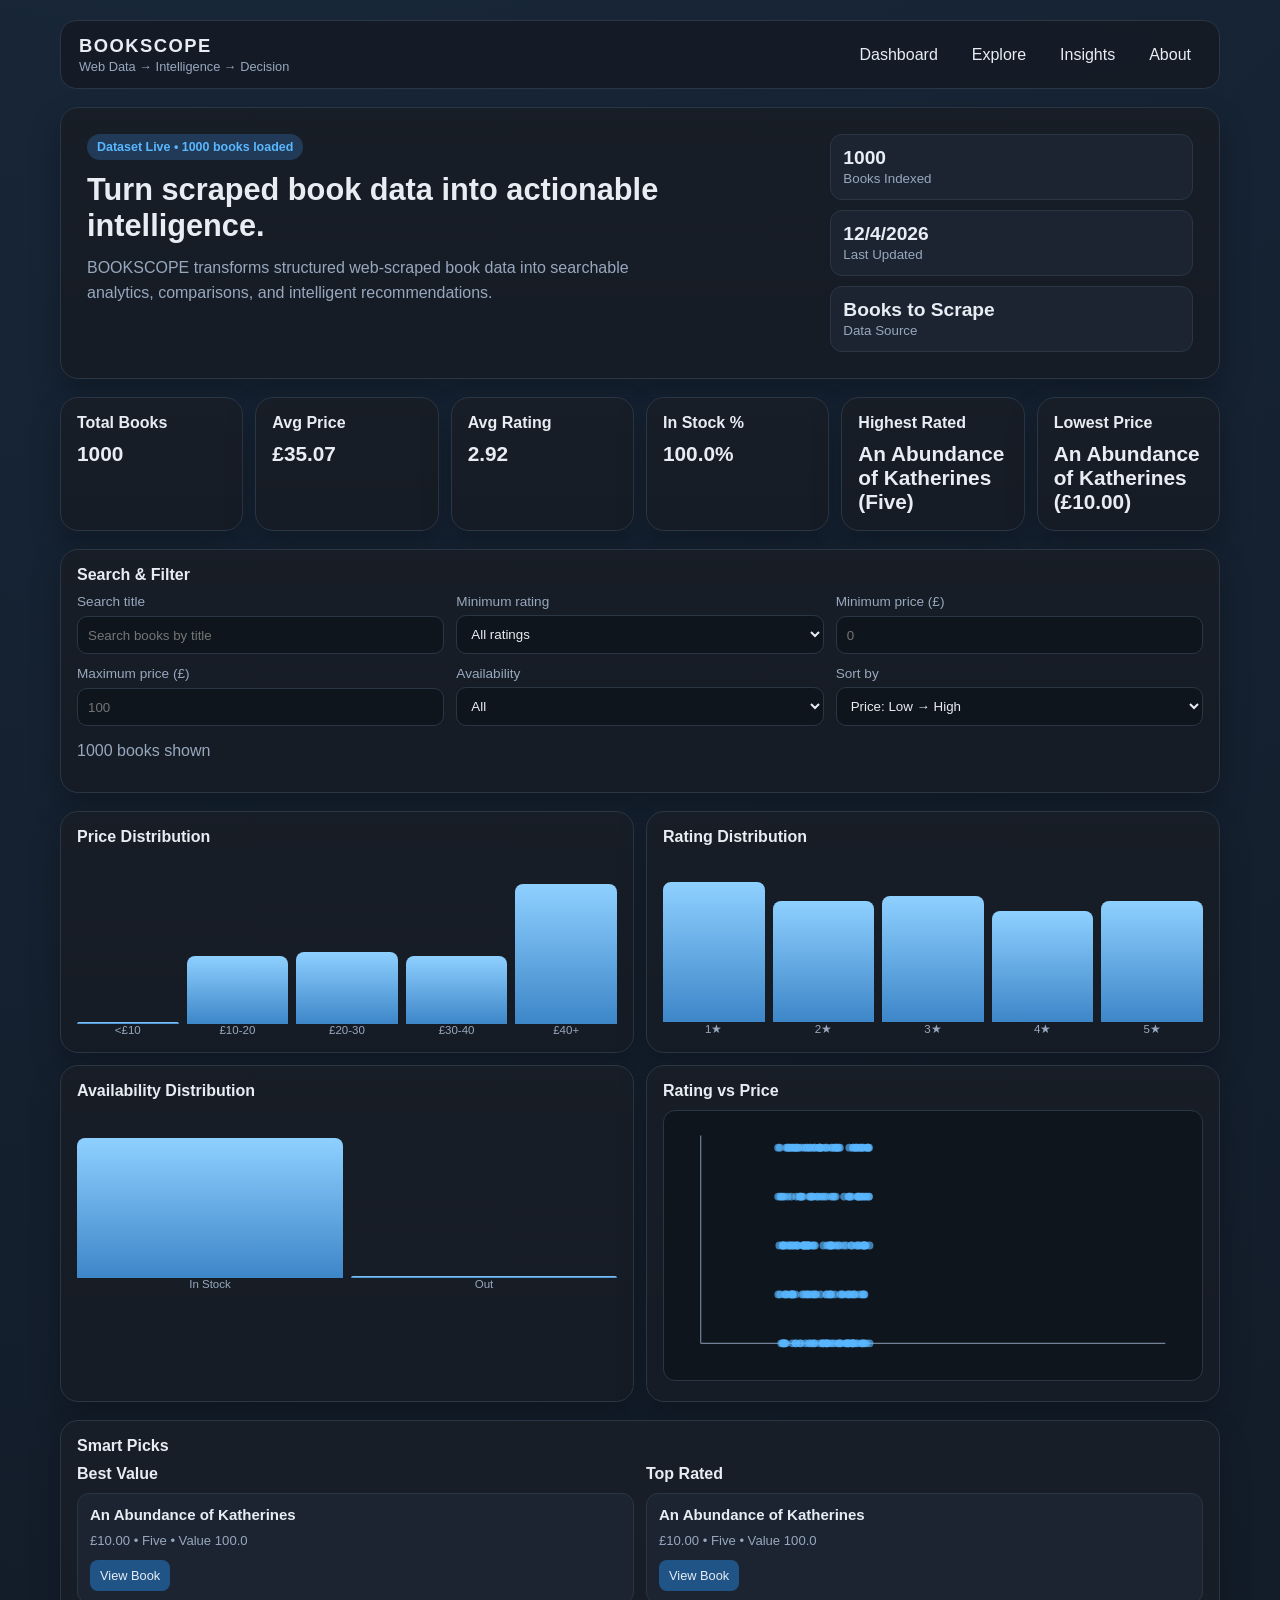
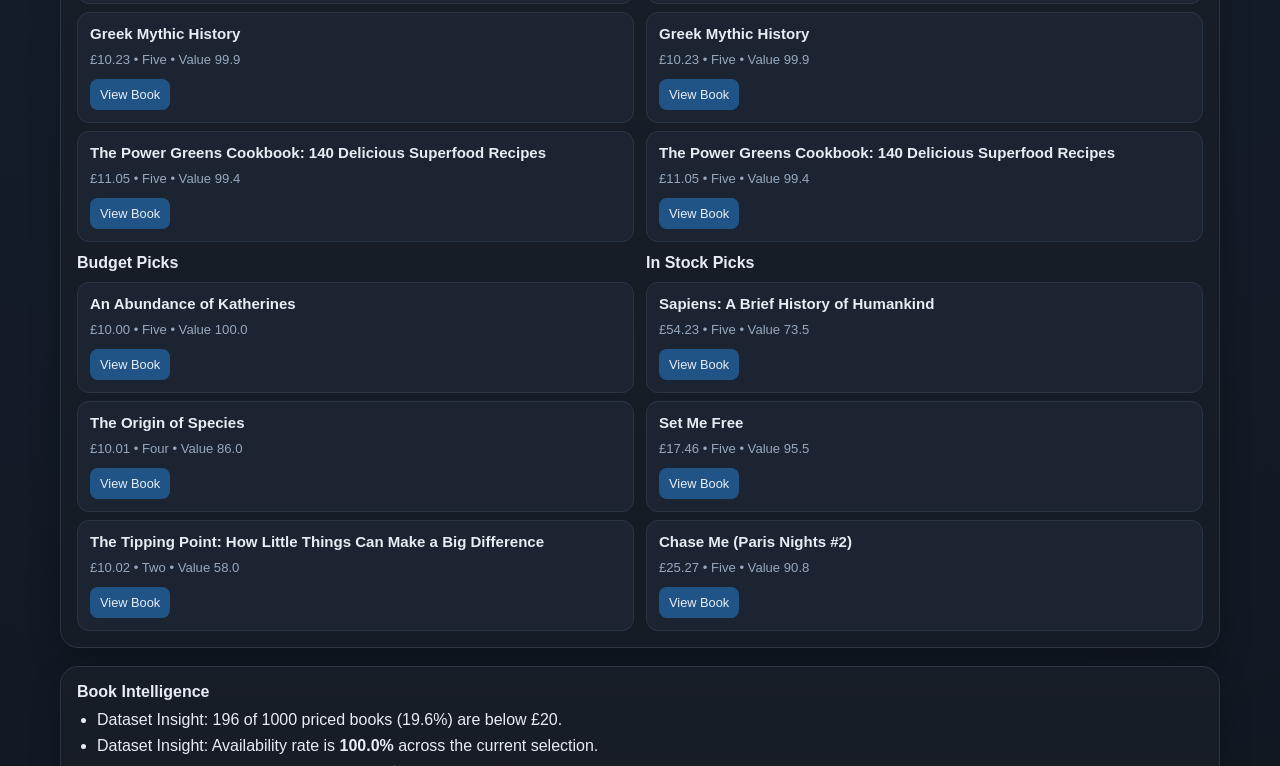
<file: index.html>
<!DOCTYPE html>
<html lang="en">
<head>
  <meta charset="UTF-8">
  <meta name="viewport" content="width=device-width, initial-scale=1.0">
  <title>BOOKSCOPE</title>
  <meta http-equiv="refresh" content="0; url=./frontend/index.html">
</head>
<body>
  <p>Redirecting to <a href="./frontend/index.html">BOOKSCOPE dashboard</a>…</p>
</body>
</html>
</file>
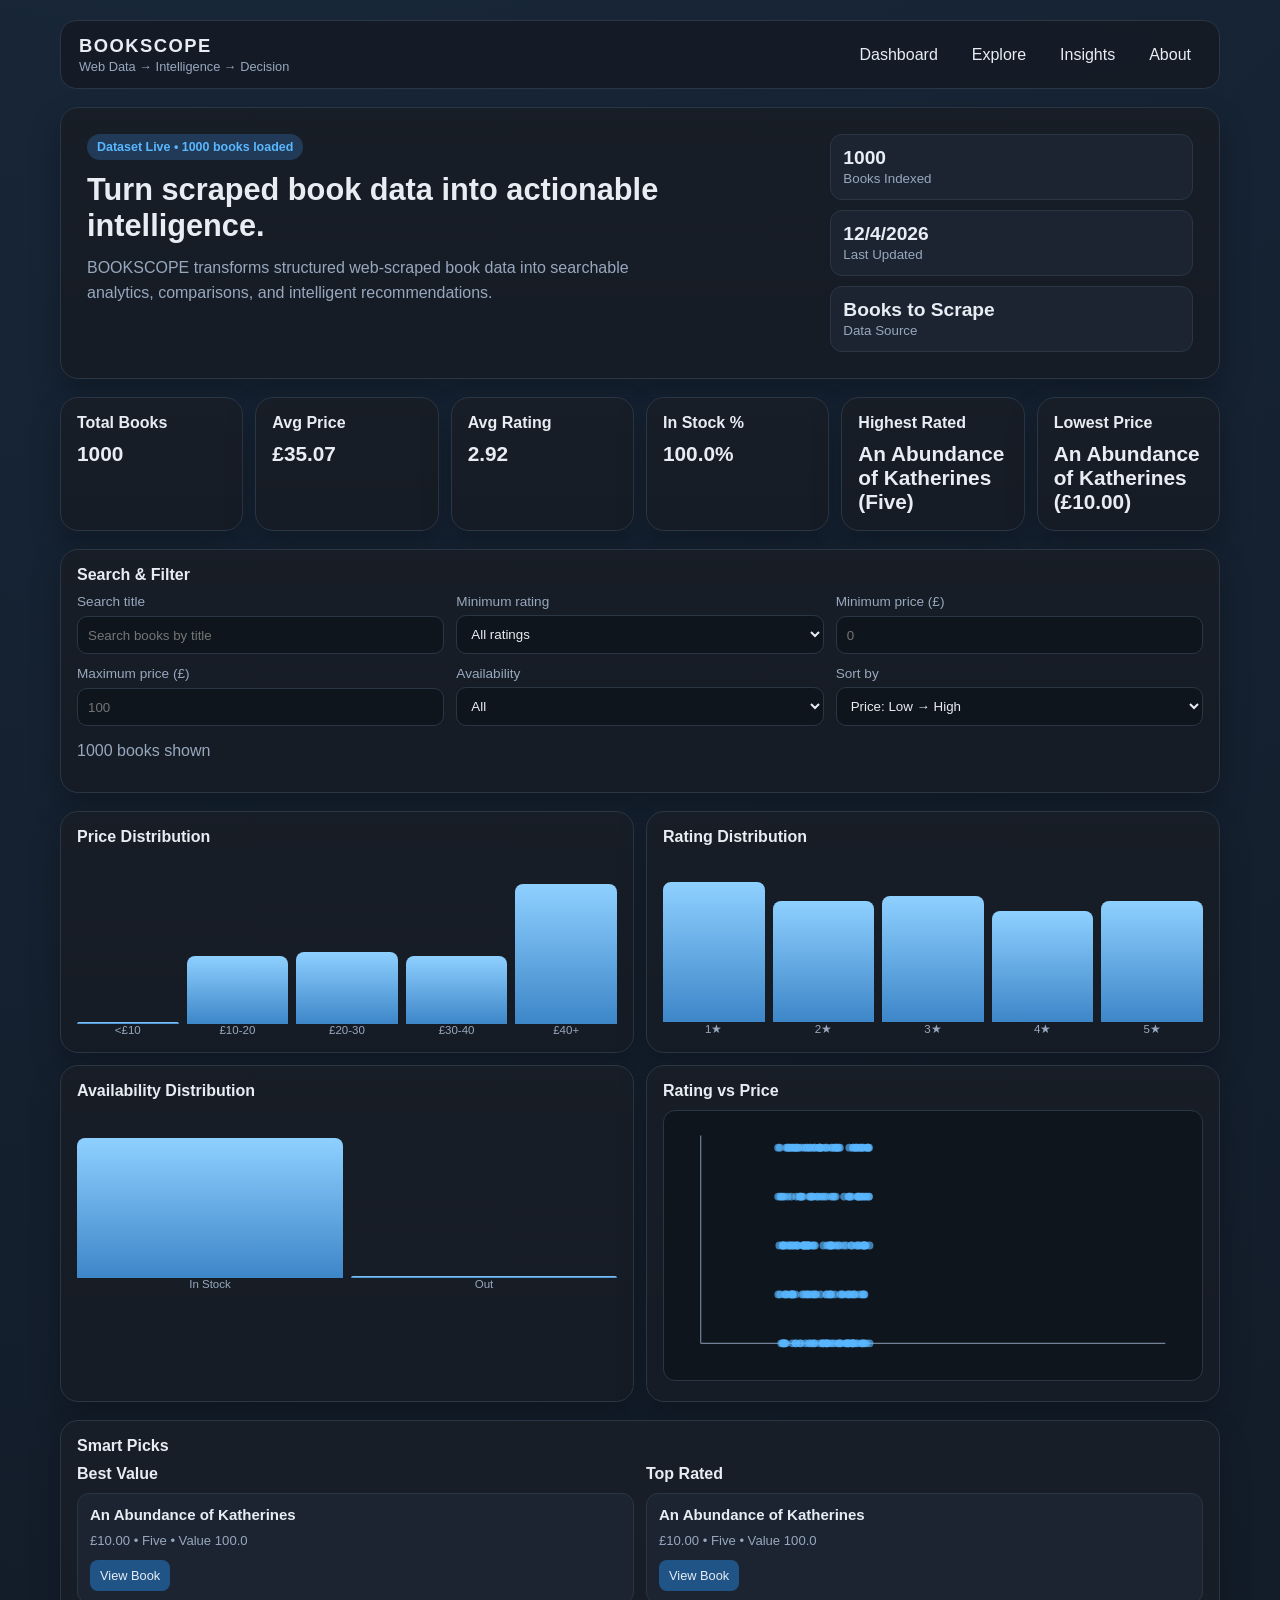
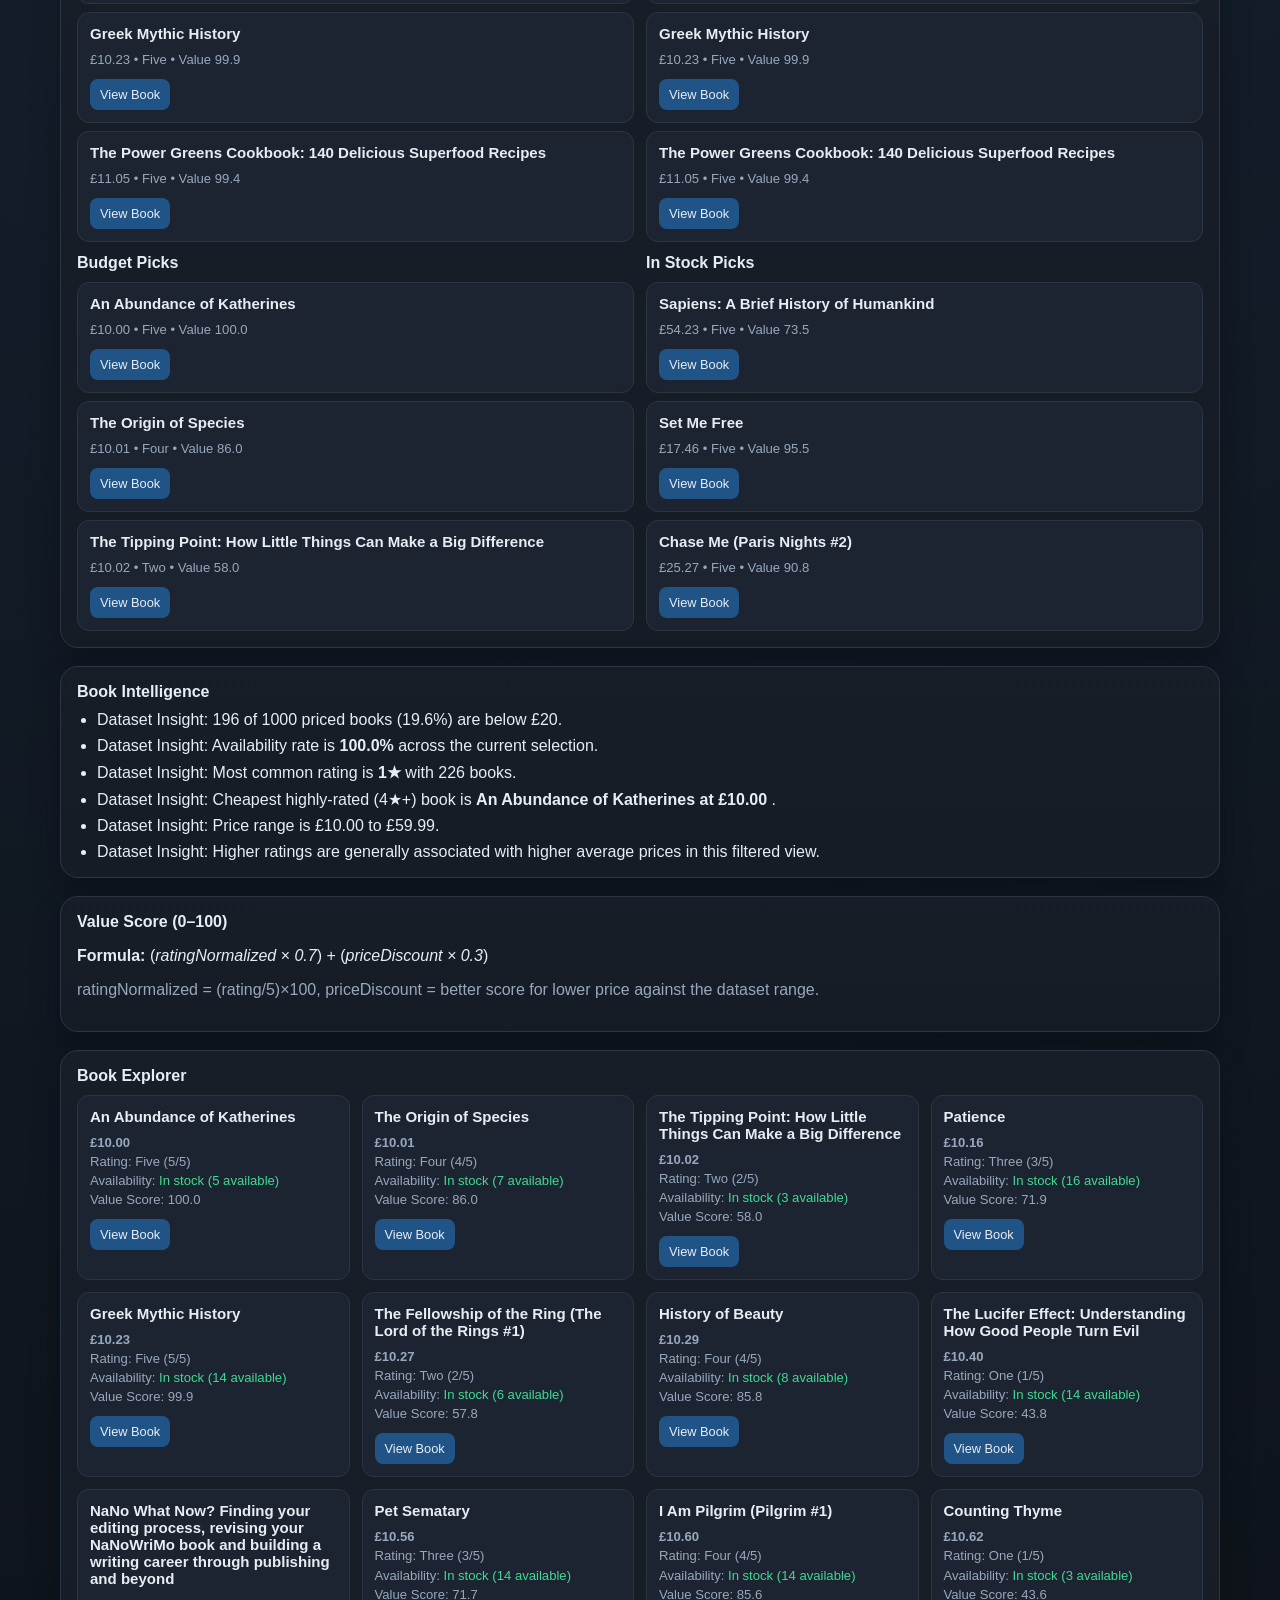
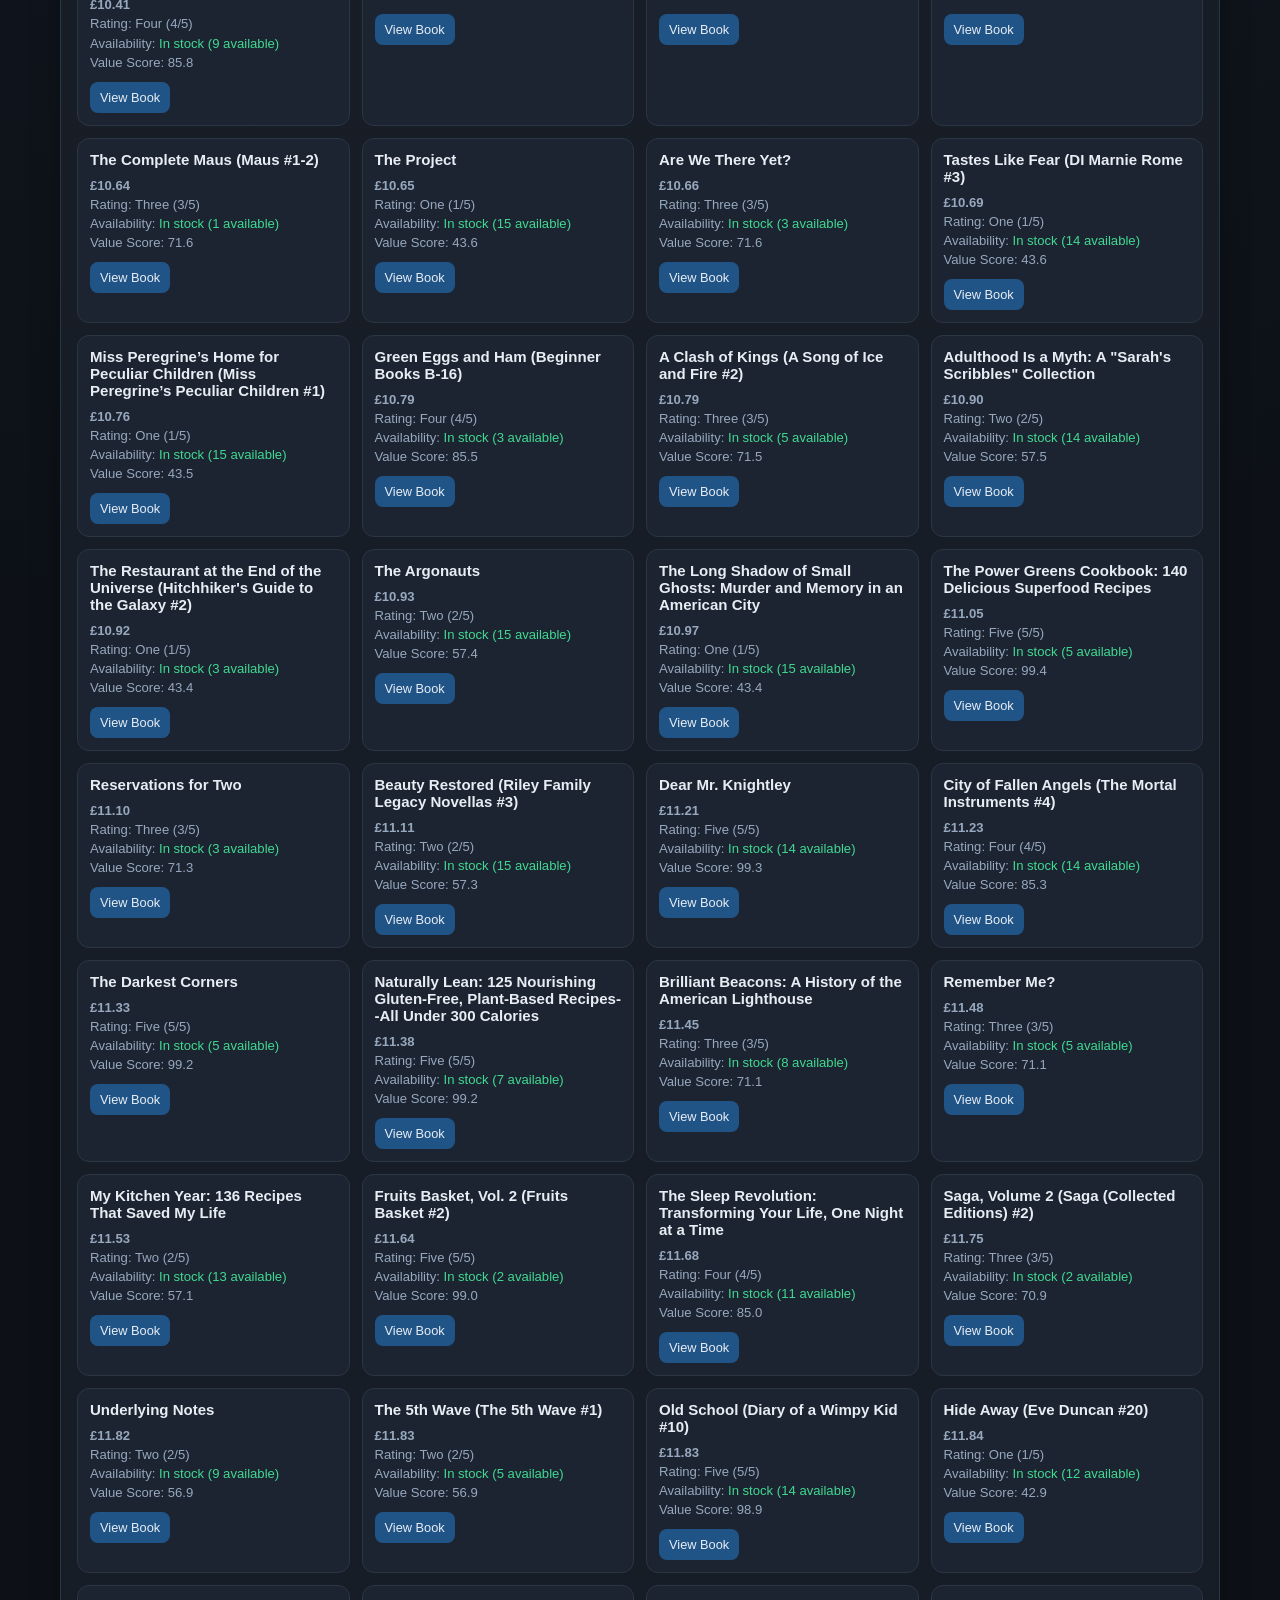
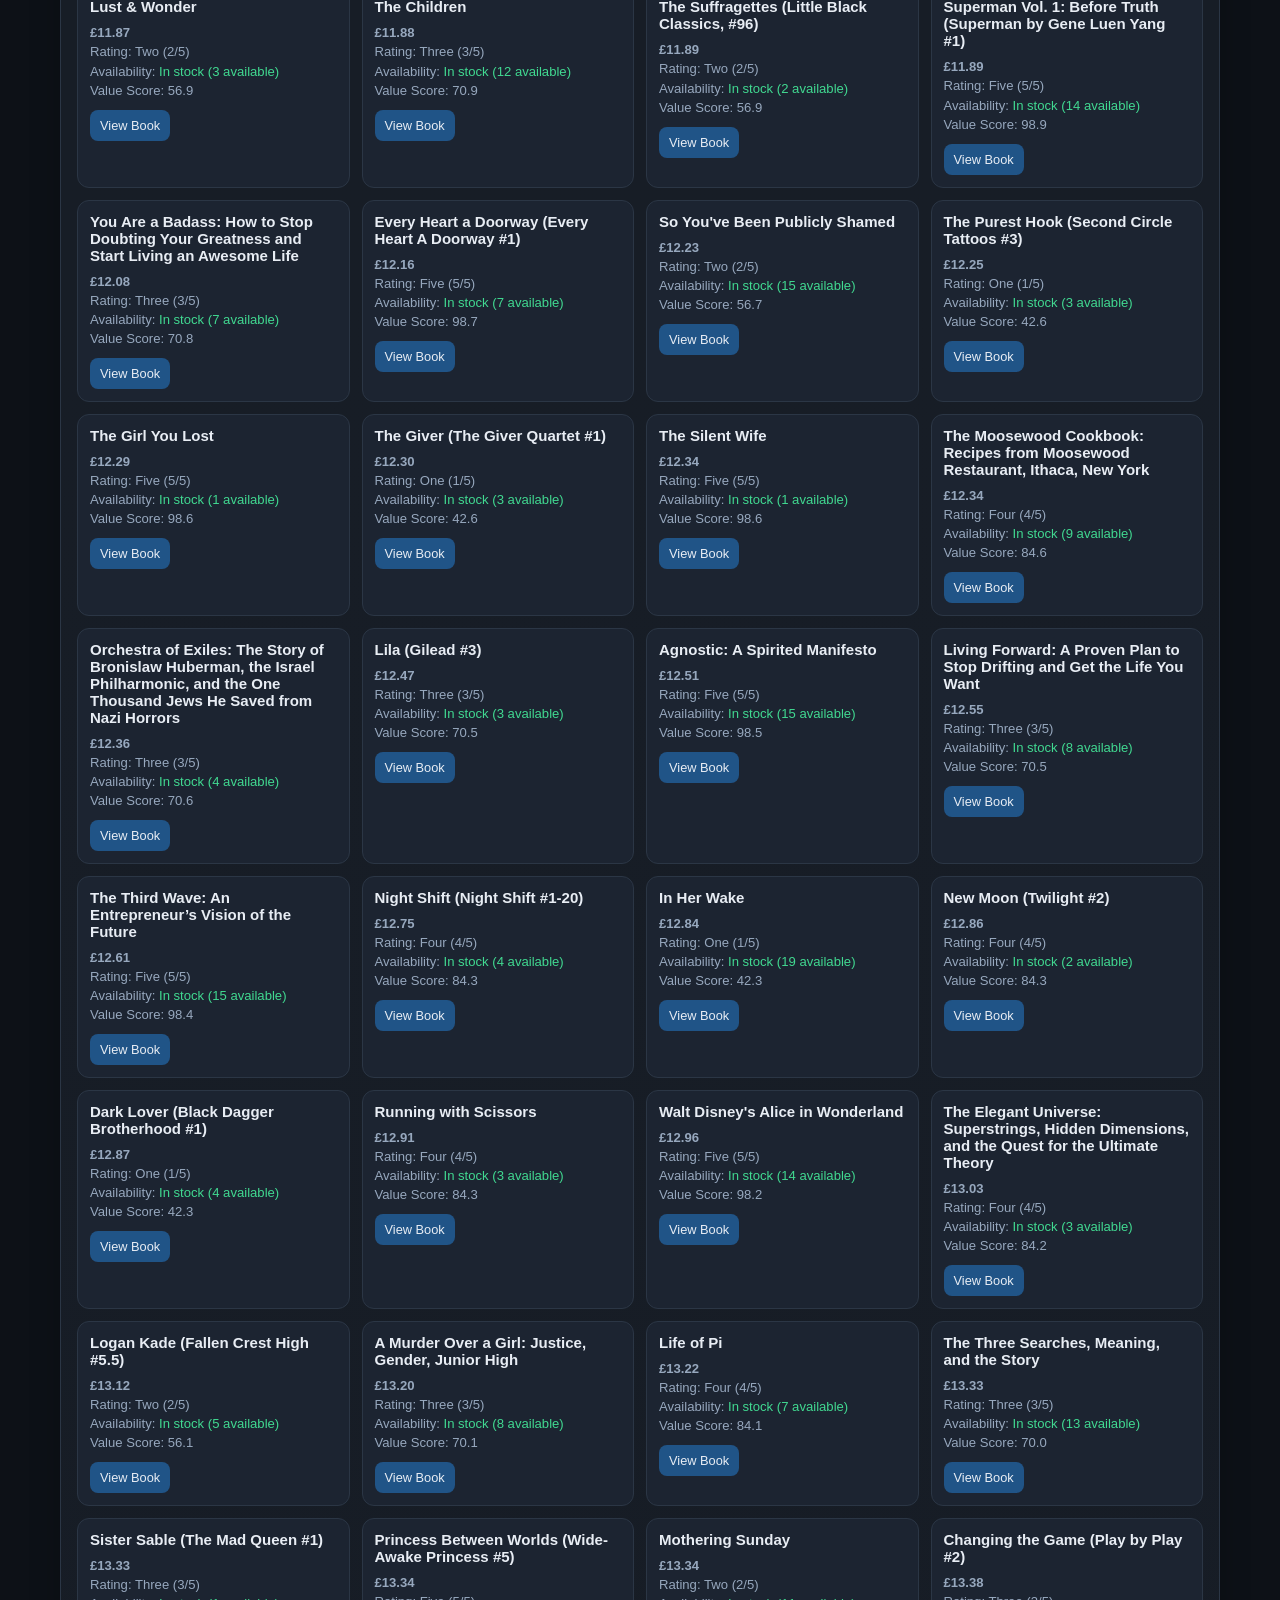
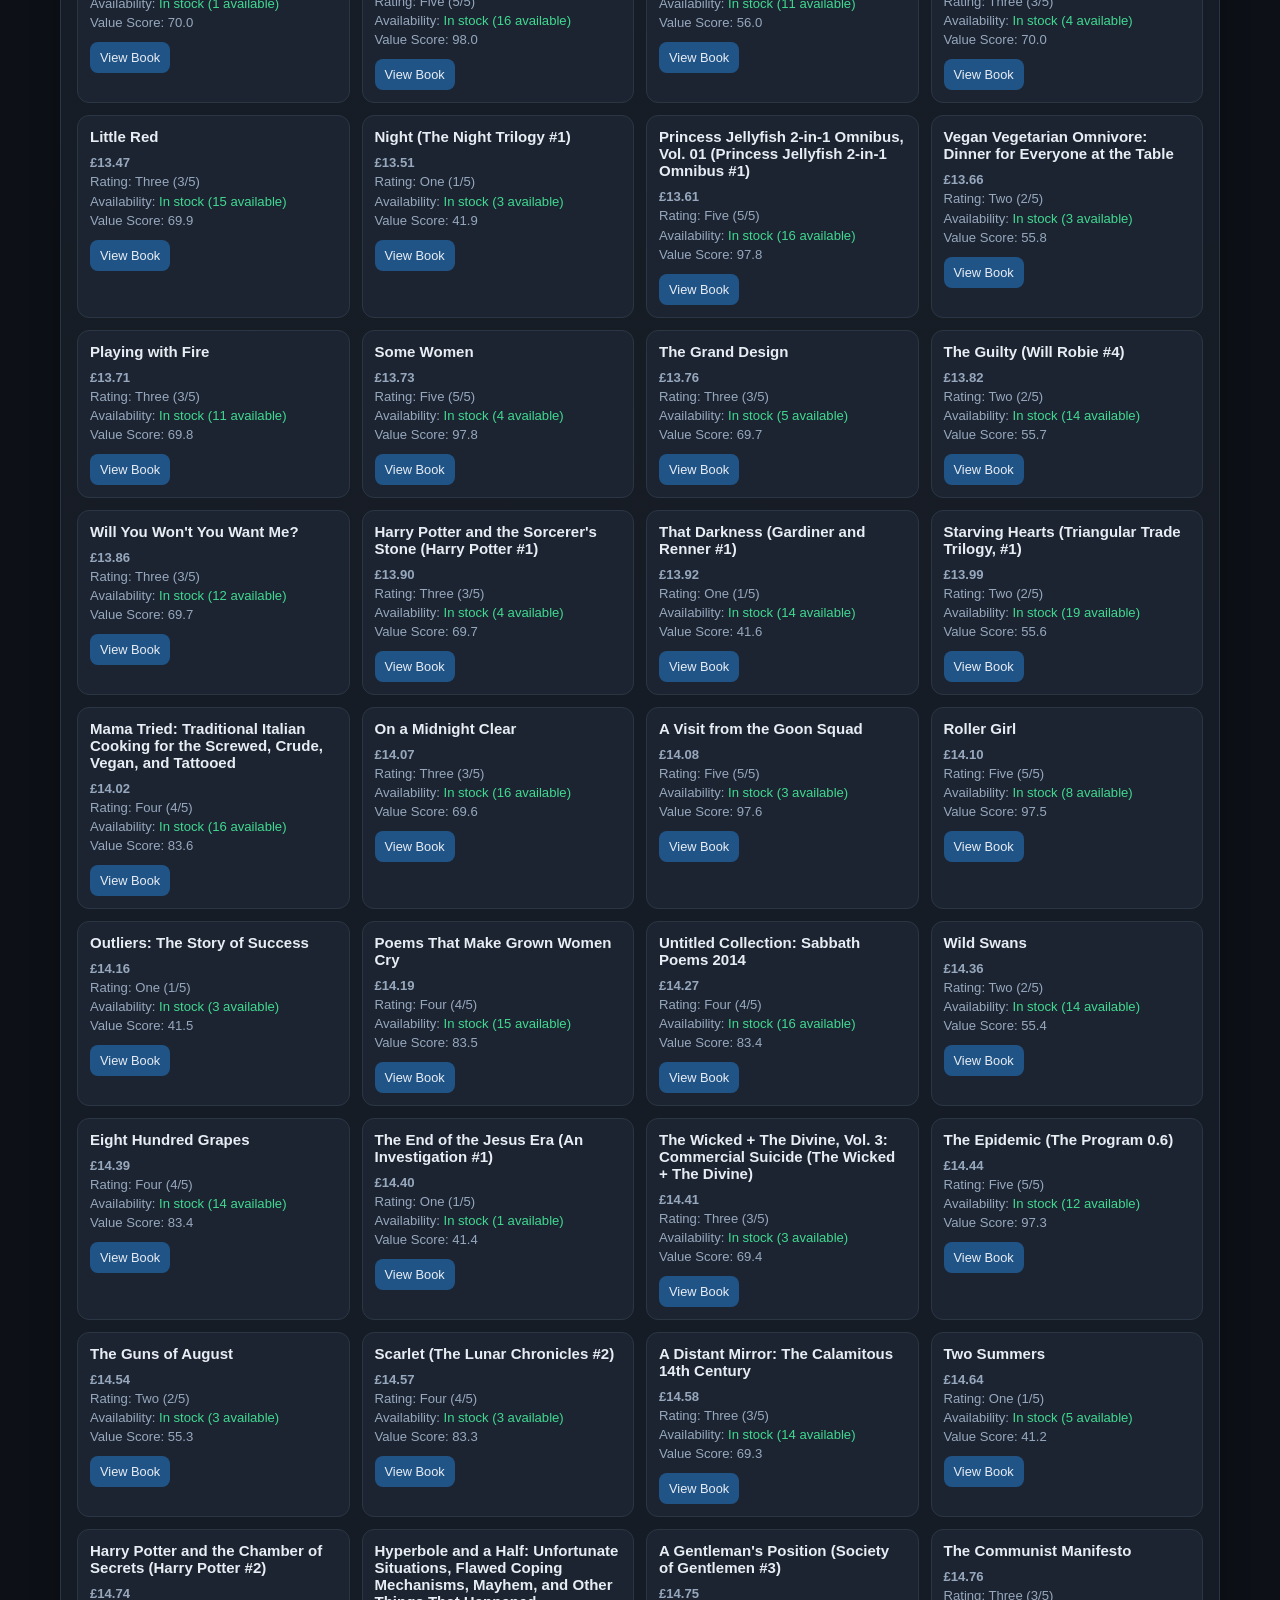
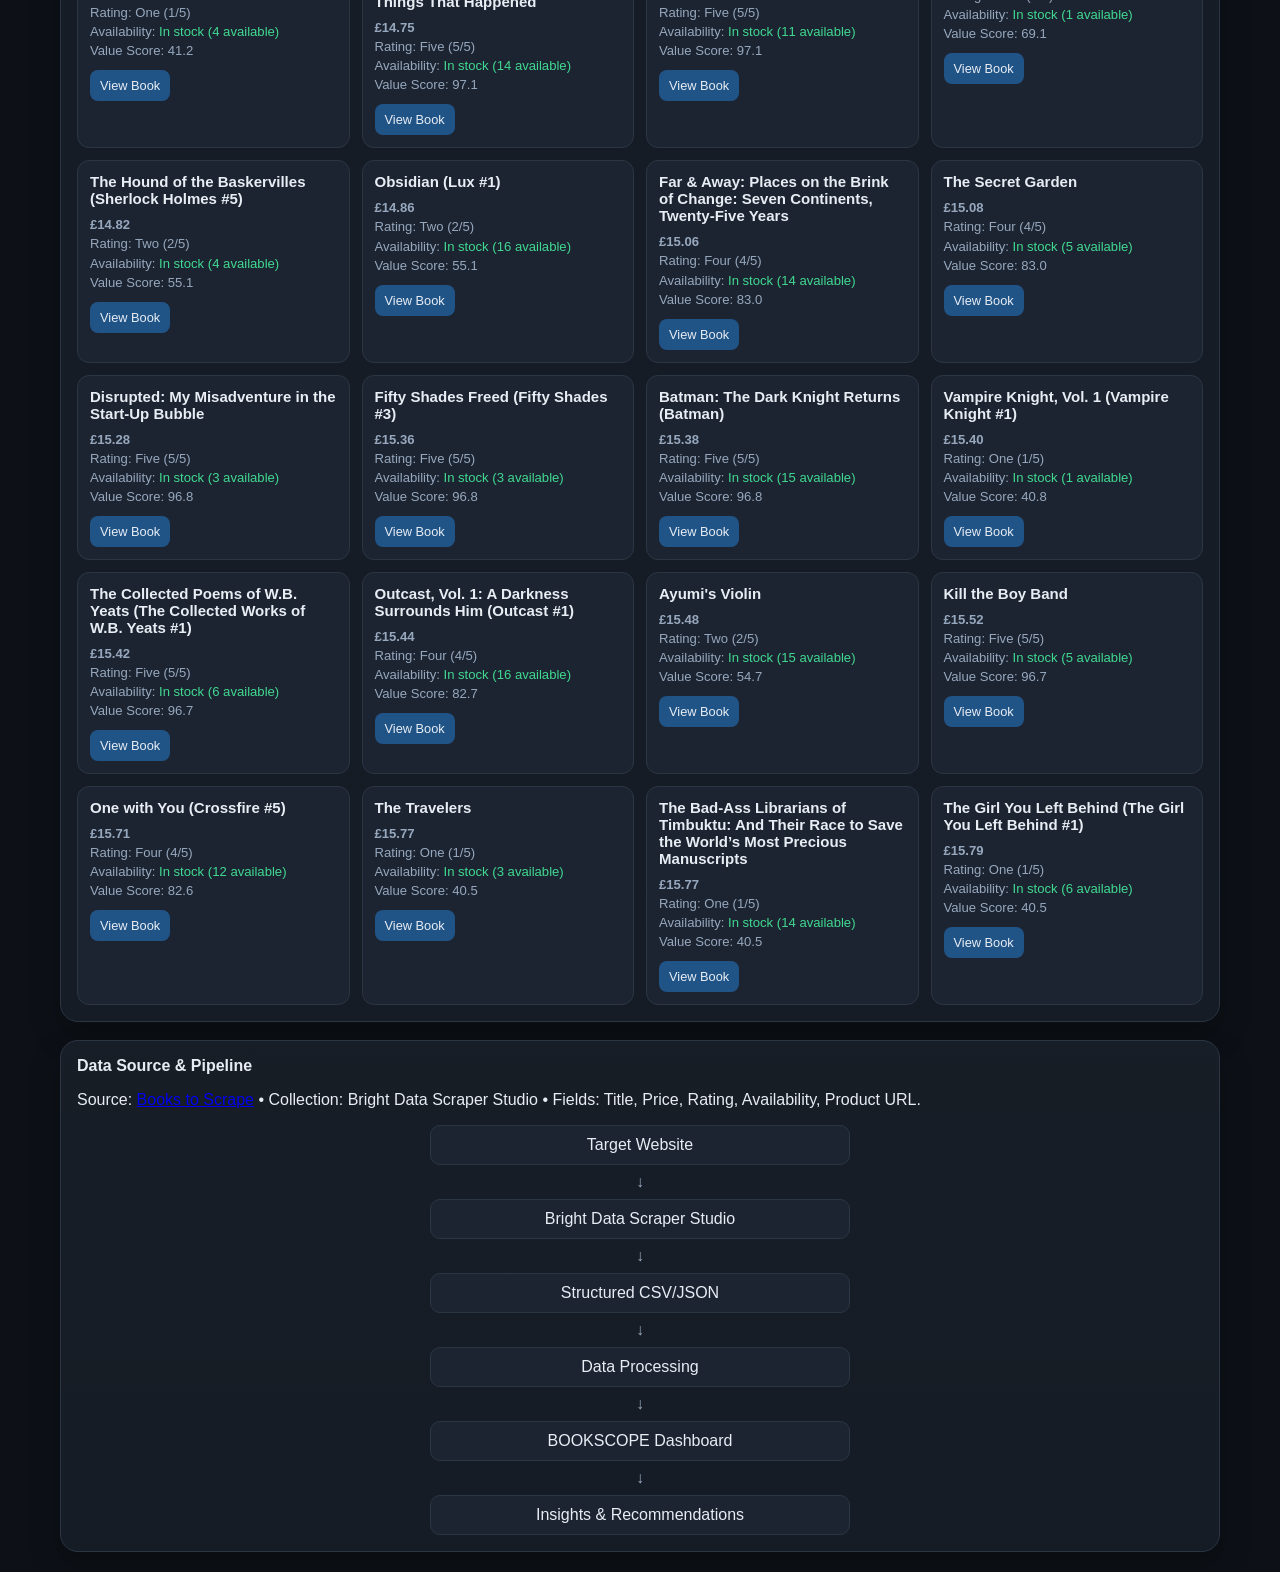
<file: frontend/index.html>
<!DOCTYPE html>
<html lang="en">
<head>
  <meta charset="UTF-8">
  <meta name="viewport" content="width=device-width, initial-scale=1.0">
  <title>BOOKSCOPE — Web Data Intelligence</title>
  <link rel="stylesheet" href="style.css">
</head>
<body>
  <div class="app-shell">
    <nav class="navbar">
      <div>
        <p class="brand">BOOKSCOPE</p>
        <p class="tagline">Web Data → Intelligence → Decision</p>
      </div>
      <ul class="nav-links">
        <li><a href="#dashboard">Dashboard</a></li>
        <li><a href="#explore">Explore</a></li>
        <li><a href="#insights">Insights</a></li>
        <li><a href="#about">About</a></li>
      </ul>
    </nav>

    <header class="hero" id="dashboard">
      <div>
        <p class="status-pill" id="dataset-status">Loading dataset…</p>
        <h1>Turn scraped book data into actionable intelligence.</h1>
        <p class="hero-copy">BOOKSCOPE transforms structured web-scraped book data into searchable analytics, comparisons, and intelligent recommendations.</p>
      </div>
      <div class="hero-metrics">
        <div class="metric"><span id="hero-count">0</span><small>Books Indexed</small></div>
        <div class="metric"><span id="hero-updated">—</span><small>Last Updated</small></div>
        <div class="metric"><span>Books to Scrape</span><small>Data Source</small></div>
      </div>
    </header>

    <section class="kpi-grid" aria-label="KPI Dashboard">
      <article class="card"><h2>Total Books</h2><p id="kpi-total">0</p></article>
      <article class="card"><h2>Avg Price</h2><p id="kpi-avg-price">£0.00</p></article>
      <article class="card"><h2>Avg Rating</h2><p id="kpi-avg-rating">0.00</p></article>
      <article class="card"><h2>In Stock %</h2><p id="kpi-in-stock">0%</p></article>
      <article class="card"><h2>Highest Rated</h2><p id="kpi-highest">—</p></article>
      <article class="card"><h2>Lowest Price</h2><p id="kpi-lowest">—</p></article>
    </section>

    <section class="card controls" id="explore">
      <h2>Search & Filter</h2>
      <div class="controls-grid">
        <label>Search title
          <input id="search-input" type="search" placeholder="Search books by title">
        </label>
        <label>Minimum rating
          <select id="rating-filter">
            <option value="0">All ratings</option>
            <option value="1">1+ Stars</option>
            <option value="2">2+ Stars</option>
            <option value="3">3+ Stars</option>
            <option value="4">4+ Stars</option>
            <option value="5">5 Stars</option>
          </select>
        </label>
        <label>Minimum price (£)
          <input id="min-price-filter" type="number" min="0" step="0.01" placeholder="0">
        </label>
        <label>Maximum price (£)
          <input id="max-price-filter" type="number" min="0" step="0.01" placeholder="100">
        </label>
        <label>Availability
          <select id="availability-filter">
            <option value="all">All</option>
            <option value="in-stock">In Stock</option>
            <option value="out-of-stock">Out of Stock</option>
          </select>
        </label>
        <label>Sort by
          <select id="sort-select">
            <option value="price-asc">Price: Low → High</option>
            <option value="price-desc">Price: High → Low</option>
            <option value="rating-desc">Rating: High → Low</option>
            <option value="title-asc">Title: A → Z</option>
          </select>
        </label>
      </div>
      <p id="result-count" class="result-count">0 books shown</p>
    </section>

    <section class="chart-grid" aria-label="Data Visualization">
      <article class="card"><h2>Price Distribution</h2><div id="price-chart" class="chart"></div></article>
      <article class="card"><h2>Rating Distribution</h2><div id="rating-chart" class="chart"></div></article>
      <article class="card"><h2>Availability Distribution</h2><div id="availability-chart" class="chart"></div></article>
      <article class="card"><h2>Rating vs Price</h2><svg id="scatter-chart" class="scatter-chart" viewBox="0 0 440 220" role="img" aria-label="Rating versus price scatter chart"></svg></article>
    </section>

    <section class="card smart-picks">
      <h2>Smart Picks</h2>
      <div class="pick-grid">
        <div><h3>Best Value</h3><div id="pick-best-value" class="pick-list"></div></div>
        <div><h3>Top Rated</h3><div id="pick-top-rated" class="pick-list"></div></div>
        <div><h3>Budget Picks</h3><div id="pick-budget" class="pick-list"></div></div>
        <div><h3>In Stock Picks</h3><div id="pick-stock" class="pick-list"></div></div>
      </div>
    </section>

    <section class="card" id="insights">
      <h2>Book Intelligence</h2>
      <ul id="insight-list" class="insight-list"></ul>
    </section>

    <section class="card">
      <h2>Value Score (0–100)</h2>
      <p><strong>Formula:</strong> (<em>ratingNormalized × 0.7</em>) + (<em>priceDiscount × 0.3</em>)</p>
      <p class="muted">ratingNormalized = (rating/5)×100, priceDiscount = better score for lower price against the dataset range.</p>
    </section>

    <section class="card book-grid" aria-label="Book Explorer">
      <div class="section-head">
        <h2>Book Explorer</h2>
      </div>
      <div id="book-list" class="books"></div>
      <p id="empty-state" class="empty-state" hidden>No books match your filters.</p>
    </section>

    <section class="card" id="about">
      <h2>Data Source & Pipeline</h2>
      <p>Source: <a href="https://books.toscrape.com/" target="_blank" rel="noopener noreferrer">Books to Scrape</a> • Collection: Bright Data Scraper Studio • Fields: Title, Price, Rating, Availability, Product URL.</p>
      <div class="pipeline" aria-label="Data pipeline architecture">
        <div>Target Website</div>
        <span>↓</span>
        <div>Bright Data Scraper Studio</div>
        <span>↓</span>
        <div>Structured CSV/JSON</div>
        <span>↓</span>
        <div>Data Processing</div>
        <span>↓</span>
        <div>BOOKSCOPE Dashboard</div>
        <span>↓</span>
        <div>Insights & Recommendations</div>
      </div>
    </section>
  </div>

  <script src="Script.js"></script>
</body>
</html>
</file>
<file: frontend/style.css>
:root {
  --bg: #0d1117;
  --panel: #151b24;
  --panel-soft: #1c2431;
  --text: #e8edf4;
  --muted: #97a8be;
  --accent: #59b7ff;
  --accent-soft: #203a57;
  --success: #41d991;
  --warn: #ffc96b;
  --danger: #ff7d7d;
  --border: #2b3645;
}

* {
  box-sizing: border-box;
}

body {
  margin: 0;
  font-family: Inter, "Segoe UI", Roboto, Arial, sans-serif;
  background: radial-gradient(circle at 20% -10%, #1a2b40 0%, var(--bg) 45%);
  color: var(--text);
}

.app-shell {
  max-width: 1200px;
  margin: 0 auto;
  padding: 20px;
  display: grid;
  gap: 18px;
}

.navbar {
  position: sticky;
  top: 0;
  z-index: 5;
  display: flex;
  justify-content: space-between;
  align-items: center;
  background: rgba(21, 27, 36, 0.85);
  border: 1px solid var(--border);
  border-radius: 16px;
  padding: 14px 18px;
  backdrop-filter: blur(8px);
}

.brand {
  margin: 0;
  font-size: 1.15rem;
  font-weight: 700;
  letter-spacing: 0.08em;
}

.tagline {
  margin: 2px 0 0;
  color: var(--muted);
  font-size: 0.8rem;
}

.nav-links {
  list-style: none;
  display: flex;
  gap: 14px;
  margin: 0;
  padding: 0;
}

.nav-links a {
  color: var(--text);
  text-decoration: none;
  padding: 8px 10px;
  border-radius: 10px;
  transition: background-color 0.2s ease;
}

.nav-links a:hover {
  background: var(--panel-soft);
}

.hero,
.card {
  background: linear-gradient(180deg, rgba(255, 255, 255, 0.01), rgba(255, 255, 255, 0.005)), var(--panel);
  border: 1px solid var(--border);
  border-radius: 18px;
  box-shadow: 0 14px 30px rgba(0, 0, 0, 0.25);
}

.hero {
  display: grid;
  grid-template-columns: 2fr 1fr;
  gap: 18px;
  padding: 26px;
}

.hero h1 {
  margin: 12px 0;
  font-size: clamp(1.5rem, 2.4vw, 2.2rem);
}

.hero-copy {
  color: var(--muted);
  margin: 0;
  max-width: 66ch;
  line-height: 1.55;
}

.status-pill {
  display: inline-block;
  margin: 0;
  padding: 6px 10px;
  border-radius: 999px;
  background: var(--accent-soft);
  color: var(--accent);
  font-size: 0.78rem;
  font-weight: 600;
}

.hero-metrics {
  display: grid;
  grid-template-columns: 1fr;
  gap: 10px;
}

.metric {
  background: var(--panel-soft);
  border: 1px solid var(--border);
  border-radius: 12px;
  padding: 12px;
}

.metric span {
  display: block;
  font-size: 1.2rem;
  font-weight: 700;
}

.metric small {
  color: var(--muted);
}

.kpi-grid {
  display: grid;
  grid-template-columns: repeat(6, minmax(120px, 1fr));
  gap: 12px;
}

.card {
  padding: 16px;
}

.card h2,
.card h3 {
  margin: 0 0 10px;
  font-size: 1rem;
}

.kpi-grid .card p {
  margin: 0;
  font-size: 1.3rem;
  font-weight: 700;
}

.controls-grid {
  display: grid;
  grid-template-columns: repeat(3, minmax(180px, 1fr));
  gap: 12px;
}

label {
  display: grid;
  gap: 6px;
  font-size: 0.85rem;
  color: var(--muted);
}

input,
select {
  width: 100%;
  border: 1px solid var(--border);
  border-radius: 10px;
  padding: 10px;
  background: #0f151d;
  color: var(--text);
}

input:focus,
select:focus {
  outline: 2px solid rgba(89, 183, 255, 0.25);
}

.result-count,
.muted {
  color: var(--muted);
}

.chart-grid {
  display: grid;
  grid-template-columns: repeat(2, minmax(220px, 1fr));
  gap: 12px;
}

.chart {
  min-height: 180px;
  display: flex;
  align-items: end;
  gap: 8px;
  padding-top: 8px;
}

.bar-wrap {
  flex: 1;
  text-align: center;
  font-size: 0.72rem;
  color: var(--muted);
}

.bar {
  width: 100%;
  border-radius: 8px 8px 0 0;
  min-height: 2px;
  background: linear-gradient(180deg, #8ed0ff, #3d86c8);
  transition: opacity 0.2s ease;
}

.bar:hover {
  opacity: 0.8;
}

.scatter-chart {
  width: 100%;
  min-height: 180px;
  background: #0f151d;
  border-radius: 12px;
  border: 1px solid var(--border);
}

.dot {
  fill: var(--accent);
  fill-opacity: 0.65;
}

.axis {
  stroke: #6f8097;
  stroke-width: 1;
}

.books {
  display: grid;
  grid-template-columns: repeat(auto-fill, minmax(220px, 1fr));
  gap: 12px;
}

.book-card,
.pick-item {
  background: var(--panel-soft);
  border: 1px solid var(--border);
  border-radius: 12px;
  padding: 12px;
}

.book-card h3,
.pick-item h4 {
  margin: 0 0 8px;
  font-size: 0.94rem;
}

.book-meta {
  margin: 0 0 10px;
  color: var(--muted);
  font-size: 0.82rem;
  line-height: 1.45;
}

.book-card a,
.pick-item a {
  display: inline-block;
  text-decoration: none;
  color: var(--text);
  background: #205487;
  border-radius: 8px;
  padding: 8px 10px;
  font-size: 0.8rem;
}

.book-card a:hover,
.pick-item a:hover {
  background: #2b6ca7;
}

.smart-picks .pick-grid {
  display: grid;
  grid-template-columns: repeat(2, minmax(220px, 1fr));
  gap: 12px;
}

.pick-list {
  display: grid;
  gap: 8px;
}

.insight-list {
  margin: 0;
  padding-left: 20px;
  display: grid;
  gap: 8px;
}

.pipeline {
  margin-top: 12px;
  display: grid;
  gap: 8px;
  justify-items: center;
}

.pipeline > div {
  width: min(420px, 100%);
  text-align: center;
  background: var(--panel-soft);
  border: 1px solid var(--border);
  border-radius: 10px;
  padding: 10px;
}

.pipeline span {
  color: var(--muted);
}

.empty-state {
  text-align: center;
  color: var(--warn);
}

.good {
  color: var(--success);
}

.bad {
  color: var(--danger);
}

@media (max-width: 1024px) {
  .kpi-grid {
    grid-template-columns: repeat(3, minmax(120px, 1fr));
  }

  .hero {
    grid-template-columns: 1fr;
  }
}

@media (max-width: 760px) {
  .app-shell {
    padding: 14px;
  }

  .navbar {
    flex-direction: column;
    align-items: flex-start;
    gap: 10px;
  }

  .nav-links {
    flex-wrap: wrap;
  }

  .kpi-grid,
  .controls-grid,
  .chart-grid,
  .smart-picks .pick-grid {
    grid-template-columns: 1fr;
  }
}
</file>
